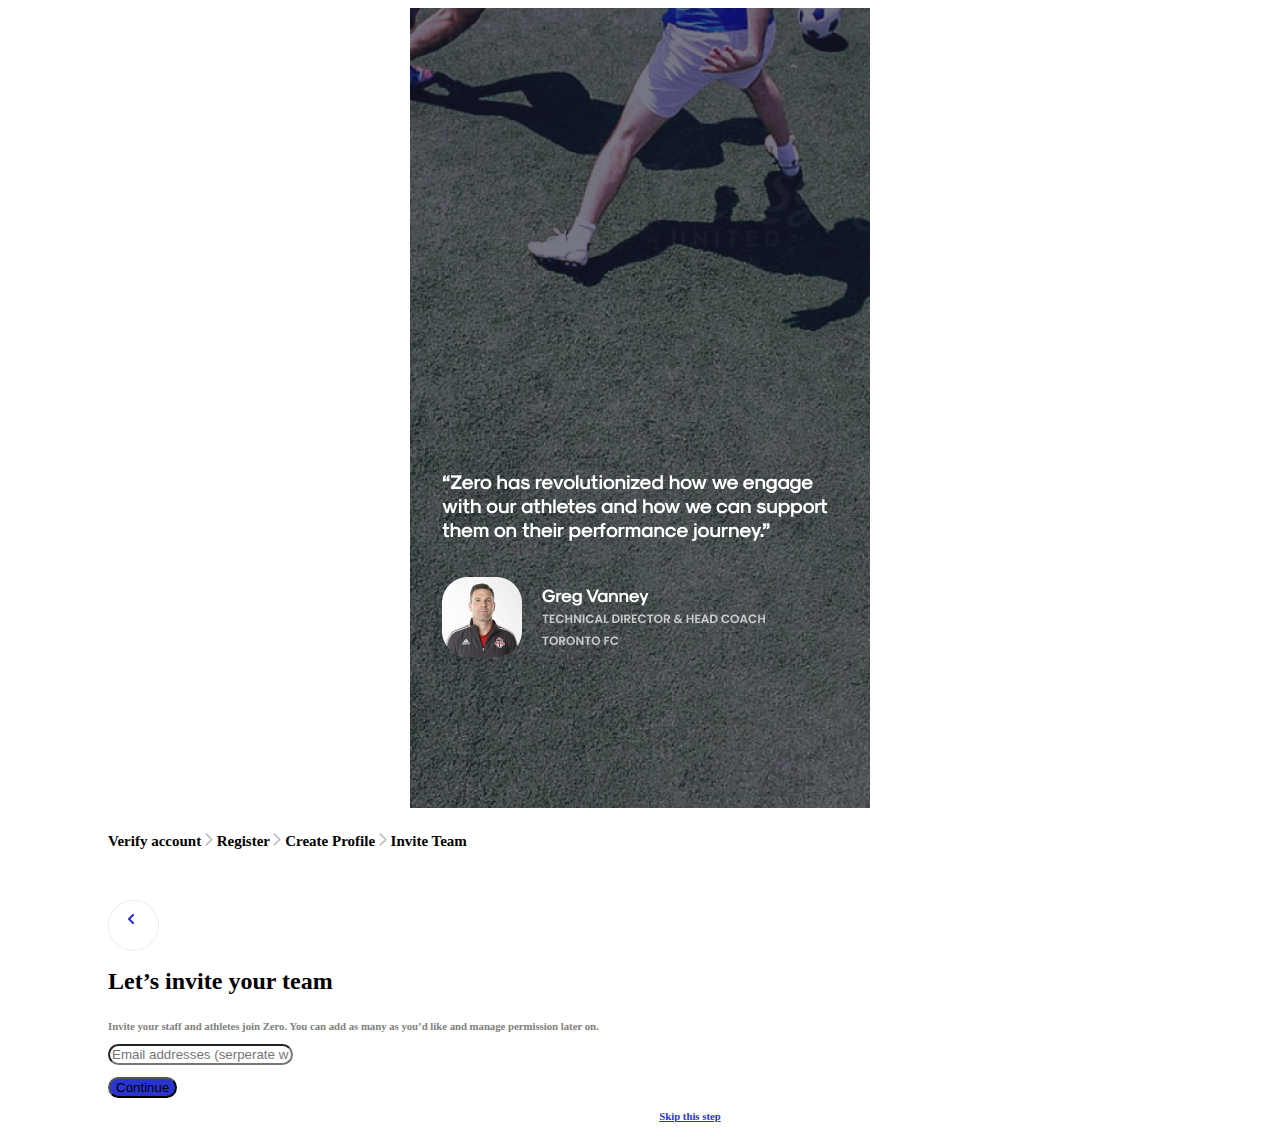
<file: 5/index.html>
<!DOCTYPE html>
<html lang="en">
<head>
    <meta charset="UTF-8">
    <meta name="viewport" content="width=device-width, initial-scale=1.0">
    <title>Document</title>
    <link rel="stylesheet" href="https://cdn.jsdelivr.net/npm/bootstrap@4.5.3/dist/css/bootstrap.min.css" integrity="sha384-TX8t27EcRE3e/ihU7zmQxVncDAy5uIKz4rEkgIXeMed4M0jlfIDPvg6uqKI2xXr2" crossorigin="anonymous">
</head>
<body>
    <div class="container.fluid">

        <div class="row">

            <div class="col-4" id="imagen">

                
            </div>


            <div class="col-7">
                <h6 class="pasos">Verify account <img src="Path.png" alt=""> Register <img src="Path.png" alt=""> Create Profile <img src="Path.png" alt=""> Invite Team </h6> 
           
                <div style="margin-top: 50px;">
                    <a href="">
                        <div style="position: absolute;margin-left: 100px;">
                            <img src="Rectangle.png" alt="">
                        </div>
        
                        <div style="position: relative;left: 20px;top: 10px;margin-left: 100px;">
                            <img style="" src="atras.png" alt="">
        
                        </div>
        
                    </a>
                </div>
                
               
                <h2 style="margin-top:50px;margin-left: 100px;">Let’s invite your team</h2>
                <h6 style="margin-left: 100px;color: gray;">Invite your staff and athletes join Zero. You can add as many as you’d like and manage permission later on.</h>
                    <br><br>
                 <input style="border-radius: 15px;" placeholder="Email addresses (serperate with comma)" class="form-control" type="text" name="" id="">
                    <br><br>
                 <button style="background-color:  #2934D0;border-radius: 15px;" type="button" class="btn btn-primary btn-lg btn-block">Continue</button>
                    <br><br>
                    <div style="text-align: center;">
                        <a style="color:#2934D0" href="">Skip this step</a>
                    </div>
                
             
                </div>
        </div>

        <style>
            
            #imagen{
                background-image: url("image 19.png");
                height: 800px;
                
                background-repeat: no-repeat;
                background-position: center;
            }
            .pasos{
                font-size: 15px;
                margin-left: 100px;
                margin-top: 25px;
            }
        </style>


    </div>
</body>
</html>
</file>
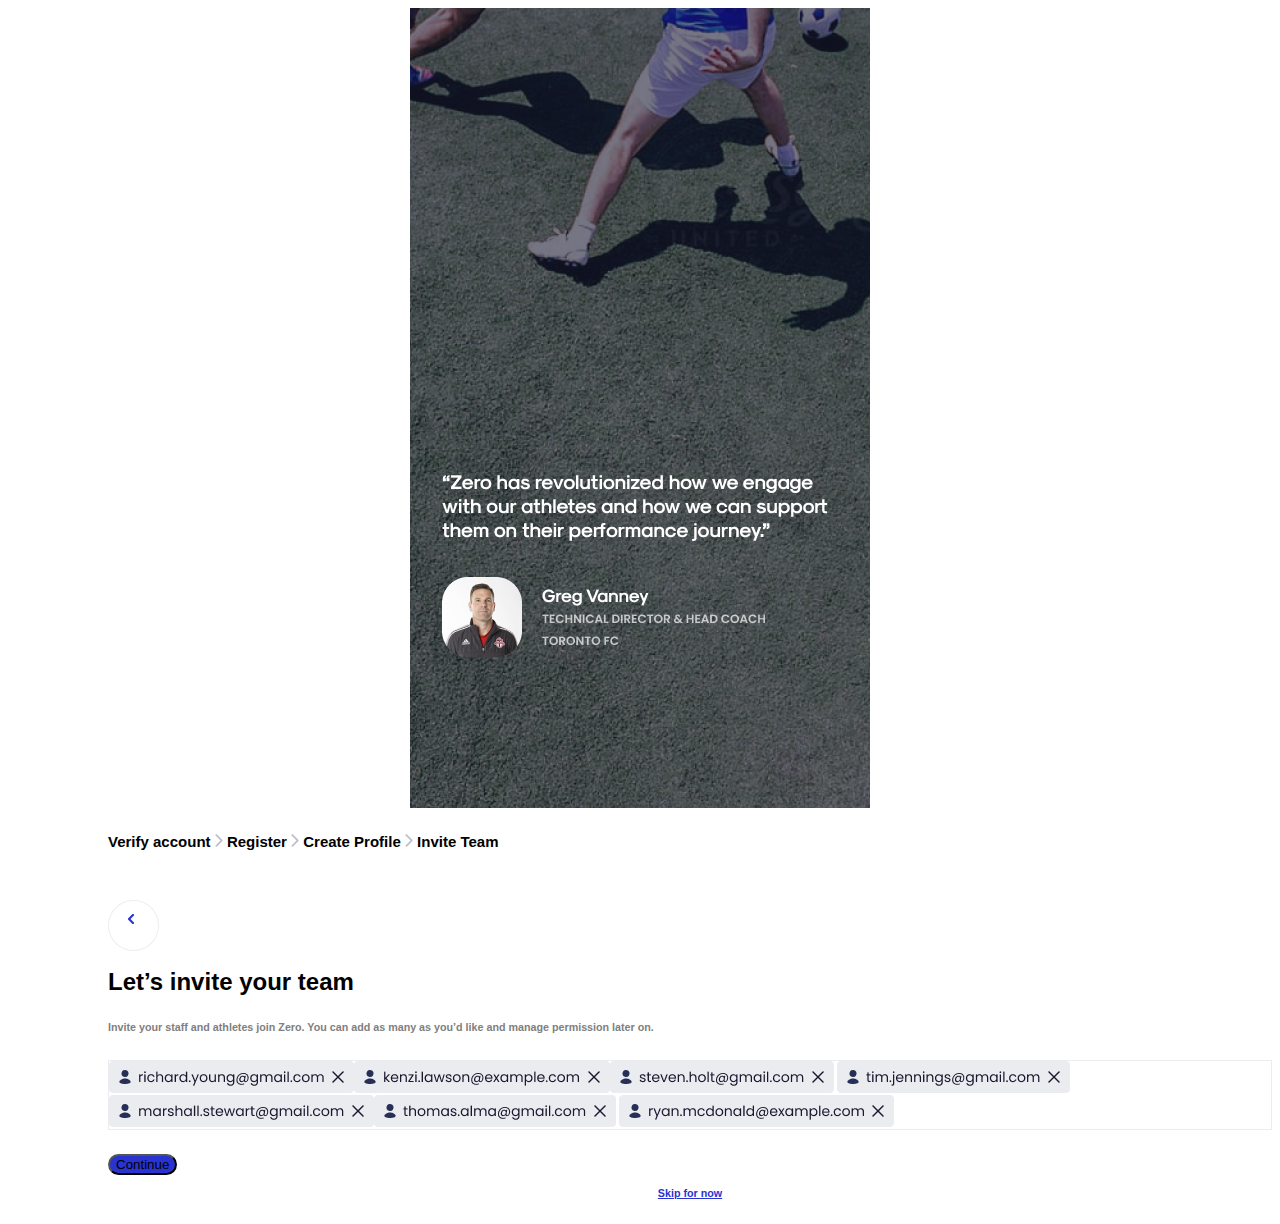
<file: 6/index.html>
<!DOCTYPE html>
<html lang="en">
<head>
    <meta charset="UTF-8">
    <meta name="viewport" content="width=device-width, initial-scale=1.0">
    <title>Document</title>
    <link rel="stylesheet" href="https://cdn.jsdelivr.net/npm/bootstrap@4.5.3/dist/css/bootstrap.min.css" integrity="sha384-TX8t27EcRE3e/ihU7zmQxVncDAy5uIKz4rEkgIXeMed4M0jlfIDPvg6uqKI2xXr2" crossorigin="anonymous">
</head>
<body>
    <div class="container.fluid">

        <div class="row">

            <div class="col-4" id="imagen">

                
            </div>


            <div class="col-7">
                <h6 class="pasos">Verify account <img src="Path.png" alt=""> Register <img src="Path.png" alt=""> Create Profile <img src="Path.png" alt=""> Invite Team </h6> 
           
                <div style="margin-top: 50px;">
                    <a href="">
                        <div style="position: absolute;margin-left: 100px;">
                            <img src="Rectangle.png" alt="">
                        </div>
        
                        <div style="position: relative;left: 20px;top: 10px;margin-left: 100px;">
                            <img style="" src="atras.png" alt="">
        
                        </div>
        
                    </a>

                </div>
                
               
                <h2 style="margin-top:50px;margin-left: 100px;">Let’s invite your team</h2>
                <h6 style="margin-left: 100px;color: gray;">Invite your staff and athletes join Zero. You can add as many as you’d like and manage permission later on.</h>
                    <br><br>

                    <div style="border: 1px solid #EBECEF;margin-top: 15px;">
                        <img src="Frame 292.png" alt=""><img src="Frame 293.png" alt=""><img src="Frame 292 (1).png" alt="">
                        <img src="Frame 293 (1).png" alt=""><img src="Frame 292 (2).png" alt=""><img src="Frame 293 (2).png" alt="">
                        <img src="Frame 292 (3).png" alt="">
                    </div>
                        
                


                    <br><br>
                 <button style="background-color:  #2934D0;border-radius: 15px;" type="button" class="btn btn-primary btn-lg btn-block">Continue</button>
                    <br><br>
                    <div style="text-align: center;">
                        <a style="color:#2934D0" href="">Skip for now</a>
                    </div>
                
             
                </div>
        </div>

        <style>
            *{font-family: -apple-system, BlinkMacSystemFont, 'Segoe UI', Roboto, Oxygen, Ubuntu, Cantarell, 'Open Sans', 'Helvetica Neue', sans-serif;}
            #imagen{
                background-image: url("image 19.png");
                height: 800px;
                
                background-repeat: no-repeat;
                background-position: center;
            }
            .pasos{
                font-size: 15px;
                margin-left: 100px;
                margin-top: 25px;
            }
        </style>


    </div>
</body>
</html>
</file>
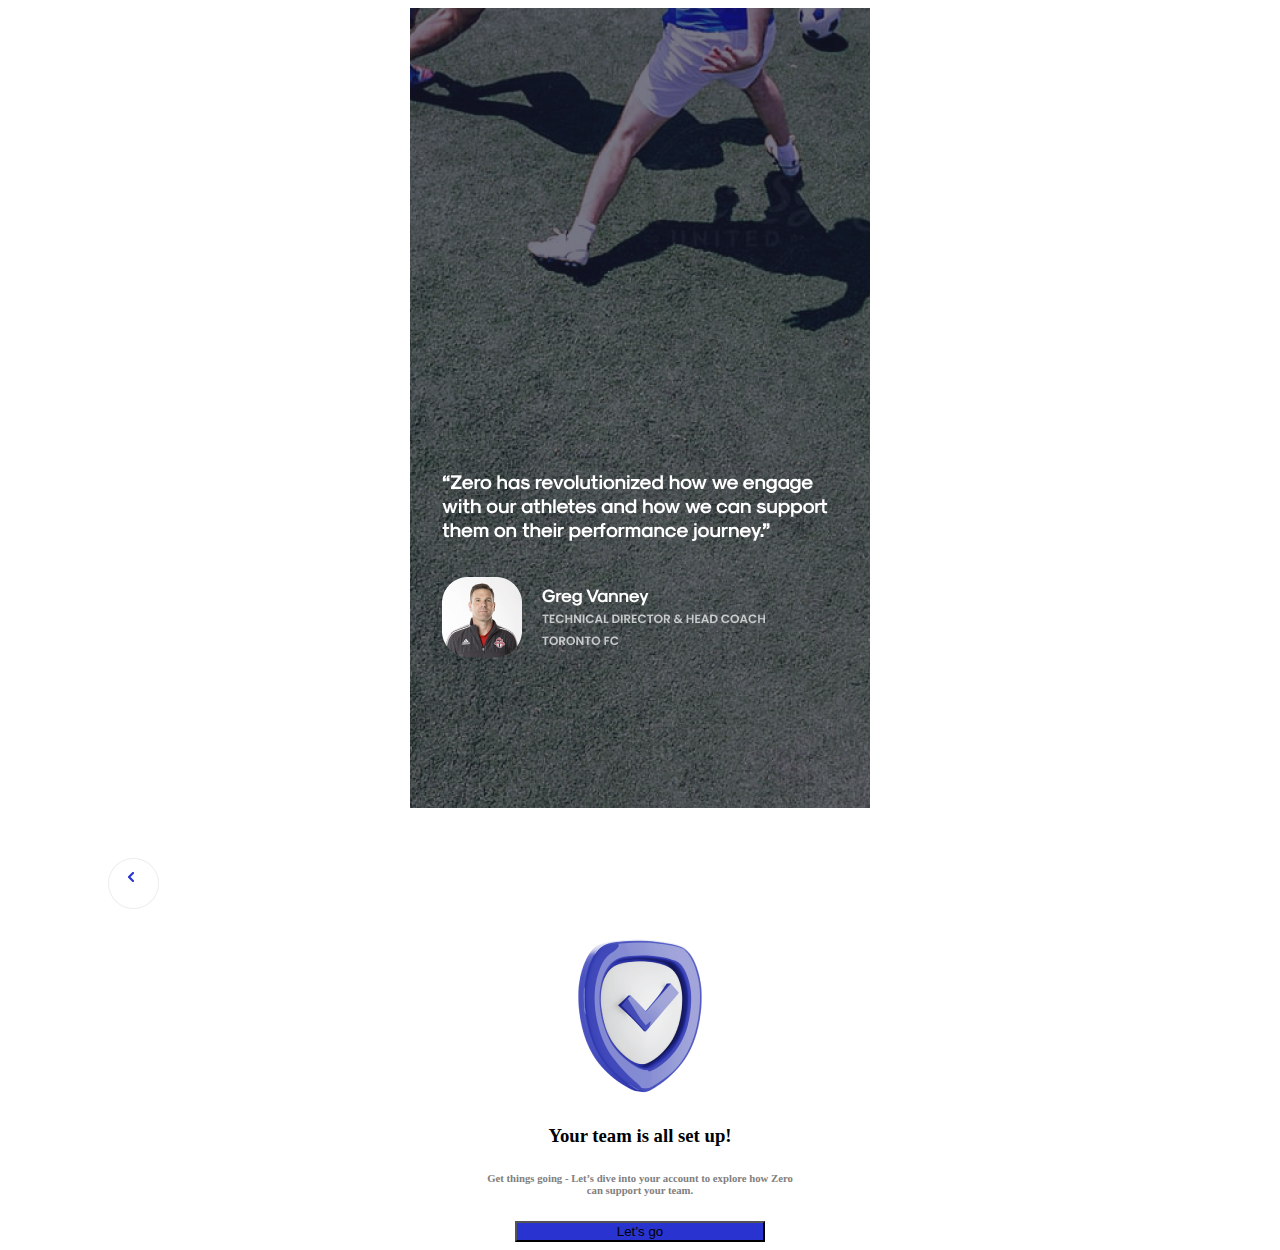
<file: 7/index.html>
<!DOCTYPE html>
<html lang="en">
<head>
    <meta charset="UTF-8">
    <meta name="viewport" content="width=device-width, initial-scale=1.0">
    <title>Document</title>
    <link rel="stylesheet" href="https://cdn.jsdelivr.net/npm/bootstrap@4.5.3/dist/css/bootstrap.min.css" integrity="sha384-TX8t27EcRE3e/ihU7zmQxVncDAy5uIKz4rEkgIXeMed4M0jlfIDPvg6uqKI2xXr2" crossorigin="anonymous">
</head>
<body>
    <div class="container.fluid">

        <div class="row">

            <div class="col-4" id="imagen">

                
            </div>


            <div class="col-7">
           
                <div style="margin-top: 50px;">
                    <a href="">
                        <div style="position: absolute;margin-left: 100px;">
                            <img src="Rectangle.png" alt="">
                        </div>
        
                        <div style="position: relative;left: 20px;top: 10px;margin-left: 100px;">
                            <img style="" src="atras.png" alt="">
        
                        </div>
                    </a>
                </div>
               

                <div style="text-align: center;margin-top: 50px;">
                    <img src="icon_shield 1.png" alt="">
                </div>

                <h3 style="text-align: center;margin-top: 15px;">Your team is all set up!</h3>
                <h6 style="text-align: center;color: gray;">Get things going - Let’s dive into your account to explore how Zero <br> can support your team.</h6>
            
                <div style="text-align: center;margin-top:25px;">
                    <button style="background-color: #2934D0;width: 250px;" type="button" class="btn btn-primary">Let’s go</button>

                </div>
            </div>   
                
                
             
        </div>

        <style>
            
            #imagen{
                background-image: url("image 19.png");
                height: 800px;
                
                background-repeat: no-repeat;
                background-position: center;
            }
            .pasos{
                font-size: 15px;
                margin-left: 100px;
                margin-top: 25px;
            }
        </style>


    </div>
</body>
</html>
</file>
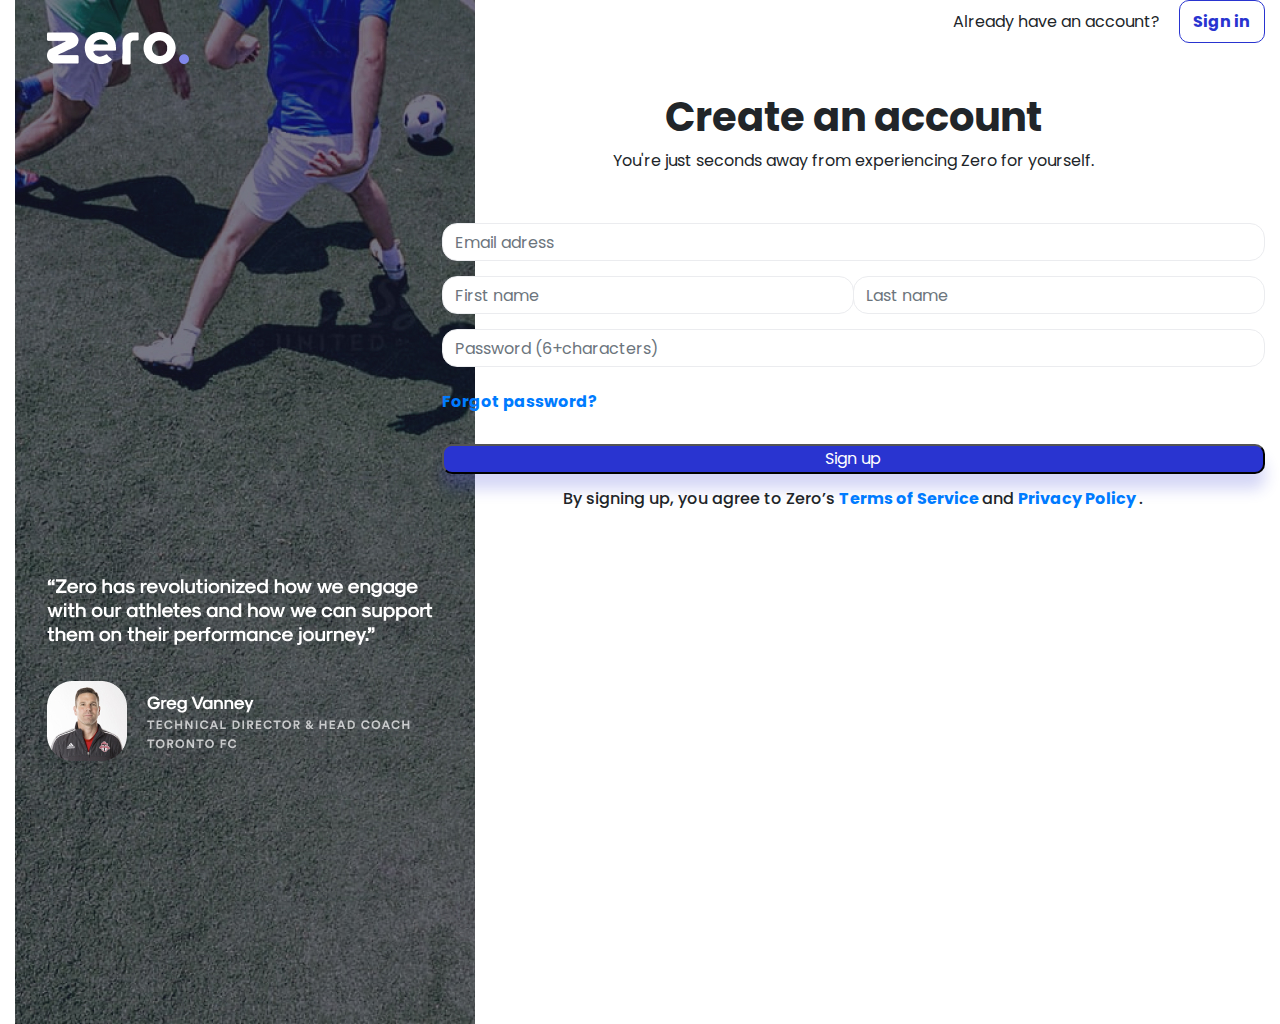
<file: LOGIN/index.html>
<!DOCTYPE html>
<html lang="en">
<head>
    <meta charset="UTF-8">
    <meta name="viewport" content="width=device-width, initial-scale=1.0">
    <title>Login</title>
    <link href="https://fonts.googleapis.com/css2?family=Poppins:wght@100;200&display=swap" rel="stylesheet">
    <link rel="stylesheet" href="https://stackpath.bootstrapcdn.com/bootstrap/4.4.1/css/bootstrap.min.css">
    <link rel="stylesheet" href="estilo.css">
</head>
<body>

  <div class="container-fluid">

      <div class="row">

            <div class="col-4" >
                <img src="imagen\Signup\image 19.jpg"  alt="">
              </div>


              <div class="col-8" >

               <div style="text-align: right">

                <span style="margin-right: 15px;">  Already have an account?  </span> <button id="signin">Sign in</button> 

               </div> 


                <div id="contenedorsuperior">

                <h1>Create an account</h1>

                <span> You're just seconds away from experiencing Zero for yourself.</span>

                </div>

                <div id="contenedorform">

                 <input id="inputsp" style="width: 100%;" type="text" class="form-control" placeholder="Email adress">   
                
                   <div class="input-group">

                    <input id="inputsp" type="text" class="form-control"  placeholder="First name">   
                    
                    <input id="inputsp" type="text" class="form-control"  placeholder="Last name">   
               
                   </div>
                    
                  <input id="inputsp" style="width:100%" type="text" class="form-control" placeholder="Password (6+characters)">   
                  
                </div>

                  <h6 style="margin-top: 25px;"><a href=""> Forgot password?</a> </h6>
             
                  <button id="signup">Sign up</button>
             
                  <h6 style="text-align: center;margin-top: 15px;">By signing up, you agree to Zero’s <a href="">Terms of Service </a>  and <a href="">Privacy Policy </a> .</h6>

              </div>

    </div>

  </div>

</body>
</html>
</file>
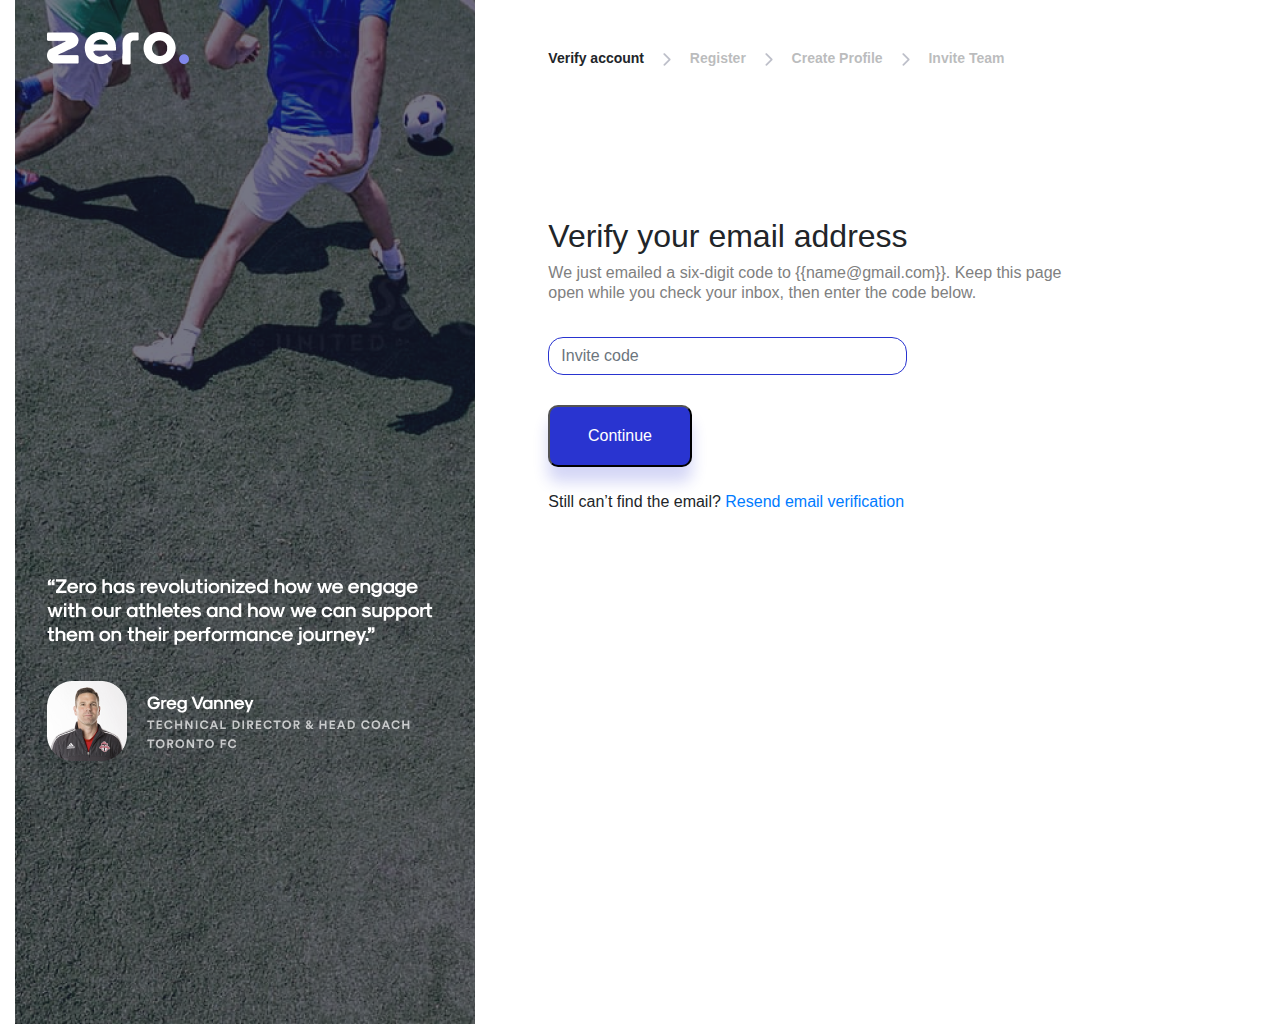
<file: VERIFY EMAIL/index.html>
<!DOCTYPE html>
<html lang="en">
<head>
    <meta charset="UTF-8">
    <meta name="viewport" content="width=device-width, initial-scale=1.0">
    <title>Document</title>
    <link rel="stylesheet" href="estilo.css">
    <link rel="stylesheet" href="https://maxcdn.bootstrapcdn.com/bootstrap/4.0.0/css/bootstrap.min.css" integrity="sha384-Gn5384xqQ1aoWXA+058RXPxPg6fy4IWvTNh0E263XmFcJlSAwiGgFAW/dAiS6JXm" crossorigin="anonymous">
</head>
<body>
 
    <div class="container-fluid">
        <div class="row">

            <div class="col-md-5 " >
                <img class="img-fluid" src="imagenes\image 19.png" style="max-width: 100%;" alt="self">
            </div>

            <div class="col-md-7 " >
              <h5 id="pasos">
                Verify account <img src="imagenes\Path.png" class="separacion" alt=""> <span style="opacity: 0.3;"> Register</span>  <img src="imagenes\Path.png" class="separacion"  alt=""><span style="opacity: 0.3;"> Create Profile</span>  <img src="imagenes\Path.png" class="separacion" alt=""> <span style="opacity: 0.3;">Invite Team </span> 
              </h5>  


              <h2 style="margin-top: 150px;">Verify your email address</h2>
              <h6 style="color: gray;">We just emailed a six-digit code to {{name@gmail.com}}. Keep this page <br> open while you check your inbox, then enter the code below.</h6>

              <input type="text" id="ingresar" placeholder="Invite code" class="form-control">
              <button id="verify"><p style="color: #FFFFFF;margin: 16px 24px;font-size: 16px;">Continue</p> </button>

              <h6 style="margin-top: 25px;">
                Still can’t find the email? <a href=""> Resend email verification</a> 
              </h6> 
            </div>


        </div>

    </div>

    
</body>
</html>
</file>
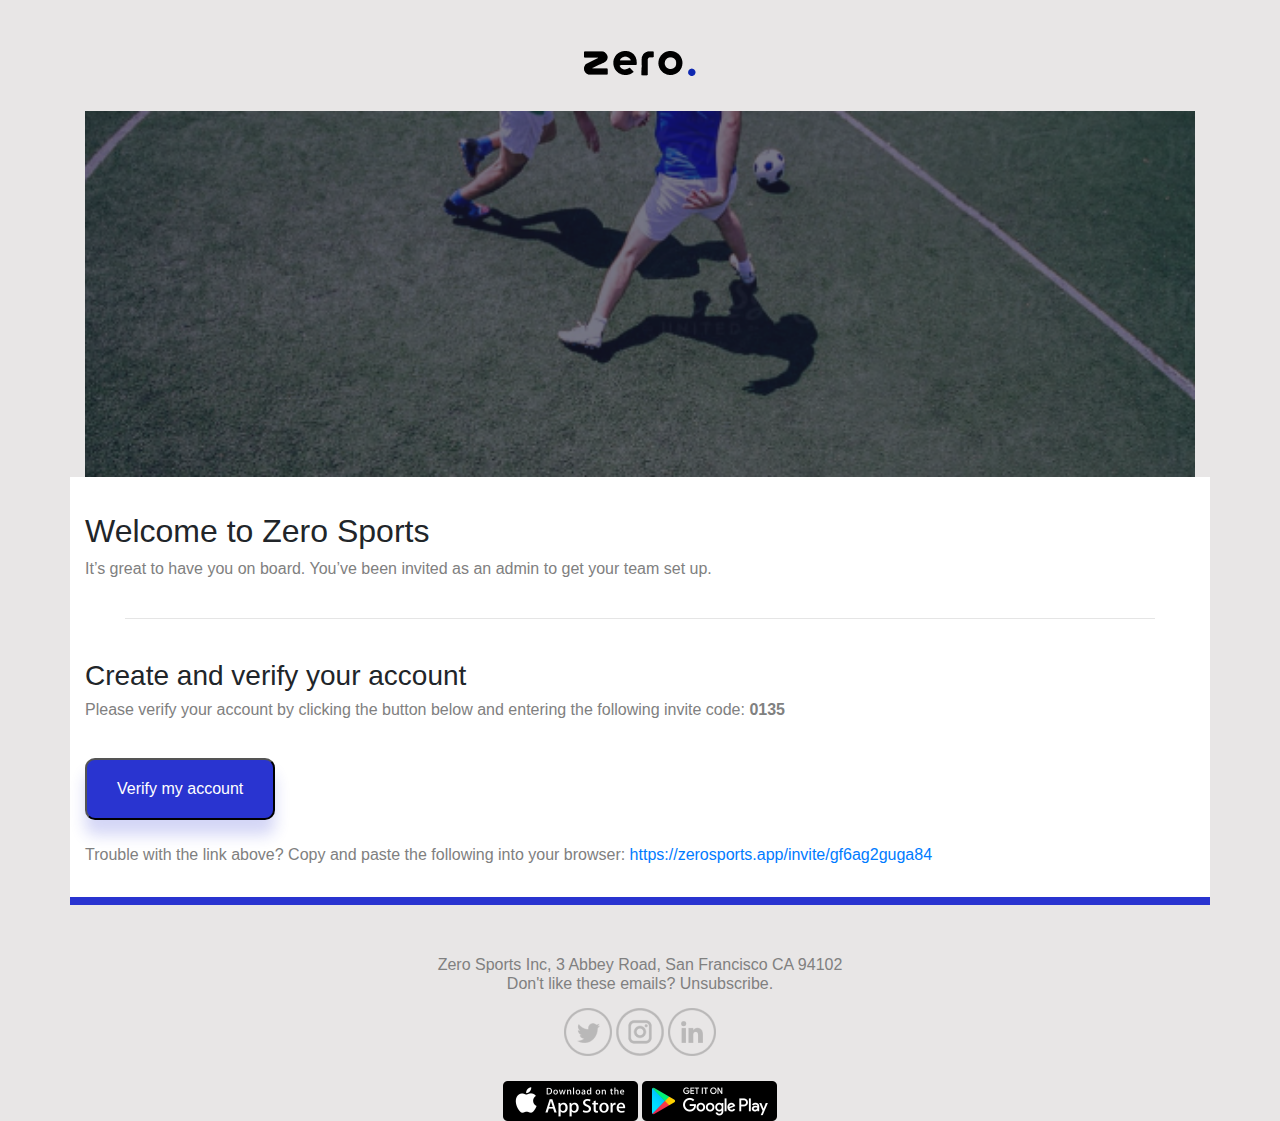
<file: VERIFY/index.html>
<!DOCTYPE html>
<html lang="en">
<head>
    <meta charset="UTF-8">
    <meta name="viewport" content="width=device-width, initial-scale=1.0">
    <title>Verify</title>
    <link href="https://fonts.googleapis.com/css2?family=Poppins:wght@100;200&display=swap" rel="stylesheet">
    <link rel="stylesheet" href="https://stackpath.bootstrapcdn.com/bootstrap/4.4.1/css/bootstrap.min.css">
    <link rel="stylesheet" href="estilo.css">
</head>
<body>
    
    
<div class="container" >

        <div class="row" >
            <div class="col-sm">
                <div id="contieneletras" > 
                   <img src="imagenes\Z.png" alt="">
                   <img src="imagenes\E.png" alt="">
                   <img src="imagenes\R.png" alt="">
                   <img src="imagenes\O.png" alt="">
                   <img style="margin-top: 18px;" src="imagenes\punto.png" alt="">
                 </div>
            </div>
        </div>

        <div class="row" >
            <div class="col-sm">
                <div id="contieneimagen">
                    <img style="width: 100%;" src="imagenes\image 19 (2).png" alt="">
                </div>
            </div>
         </div>
   
        <div class="row" >
            <div class="col-sm" id="informacion" >
                <h2 style="margin-top: 35px;">Welcome to Zero Sports</h2>
                <h6>It’s great to have you on board. You’ve been invited as an admin to get your team set up.</h6>
                
                <hr style="margin: 40px;"> 
    
                <h3 style="">Create and verify your account</h3>
                <h6>Please verify your account by clicking the button below and entering the following invite code: <b>0135 </b> </h6>
    
                <button id="verify"><p style="color: #FFFFFF;margin: 16px 24px;font-size: 16px;">Verify my account </p> </button>

                <h6 style="margin-top: 25px;padding-bottom: 25px;">Trouble with the link above? Copy and paste the following into your browser: <a href=""> https://zerosports.app/invite/gf6ag2guga84 </a> </h6>
            </div>
            
        </div>
    

</div>

<div style="text-align: center;margin-top: 50px;">
    <h6>Zero Sports Inc, 3 Abbey Road, San Francisco CA 94102 <br> Don't like these emails? Unsubscribe.</h6>

    <div style="margin-top:15px;">
        <img src="imagenes\Twitter.png" alt=""> <img src="imagenes\Instagram.png" alt=""> <img src="imagenes\LinkedIn.png" alt="">
   
    </div>
    
    <div style="margin-top: 25px;">
        <img src="imagenes\Apple App Store.png" alt=""> <img src="imagenes\Google Play Store.png" alt="">
    </div>
</div>



</body>
</html>
</file>
<file: LOGIN/estilo.css>
body{
    font-family: 'Poppins', sans-serif;
    width: 100%;
    height: 100%;
    display: flex;
    flex-direction: column;
    max-width: 100%;
    max-height: 100%;

}
#contenedorsuperior{
    margin-top: 50px;
    text-align: center;
}
h1{
    font-weight: bold;
}
#contenedorform{
    margin-top: 50px;
    text-align: center;
}
#signin{
    width: 86px;
    height: 43px;
    left: 184px;
    top: 0px;
    background: #FFFFFF;
    border: 1px solid #2934D0;
    border-radius: 10px;
    color: #2934D0;
    font-weight: bold;
}
#inputsp{
    background: linear-gradient(0deg, #FFFFFF, #FFFFFF);
    width: 50%;
    border: 1px solid #EBECEF;
    box-sizing: border-box;
    border-radius: 15px;
    margin-top: 15px;

}
#signup{
    background: #2934D0;
    margin-top: 25px;
    box-shadow: 0px 15px 15px rgba(41, 52, 208, 0.2);
    border-radius: 10px;
    color: white;
    width: 100%;
}
a{
    font-weight: bold;
}
</file>
<file: VERIFY EMAIL/estilo.css>
.separacion{
    margin-left: 15px;
    margin-right: 15px;
}
#pasos{
font-style: normal;
font-weight: bold;
font-size: 14px;
line-height: 17px;
margin-top: 50px;
}
#ingresar{
    background: linear-gradient(0deg, #FFFFFF, #FFFFFF);
    border: 1px solid #2934D0;
    box-sizing: border-box;
    border-radius: 15px;
    width: 50%;
    margin-top: 35px;
}
#verify{
    margin-top: 30px;
    background: #2934D0;
    box-shadow: 0px 15px 15px rgba(41, 52, 208, 0.2);
    border-radius: 10px;
    width: 20%;
}
</file>
<file: VERIFY/estilo.css>
body{
    background-color: rgba(223, 221, 221, 0.726);
}
#verify{
    margin-top: 30px;
    background: #2934D0;
box-shadow: 0px 15px 15px rgba(41, 52, 208, 0.2);
border-radius: 10px;
}
#contieneletras{
    text-align: center;
    margin-top: 50px;
}
#contieneimagen{
    text-align: center;
    margin-top: 35px;
}
#informacion{
    background-color: white;
    border-bottom: 8px solid #2934D0
}
h6{
    color: gray;
}
</file>
